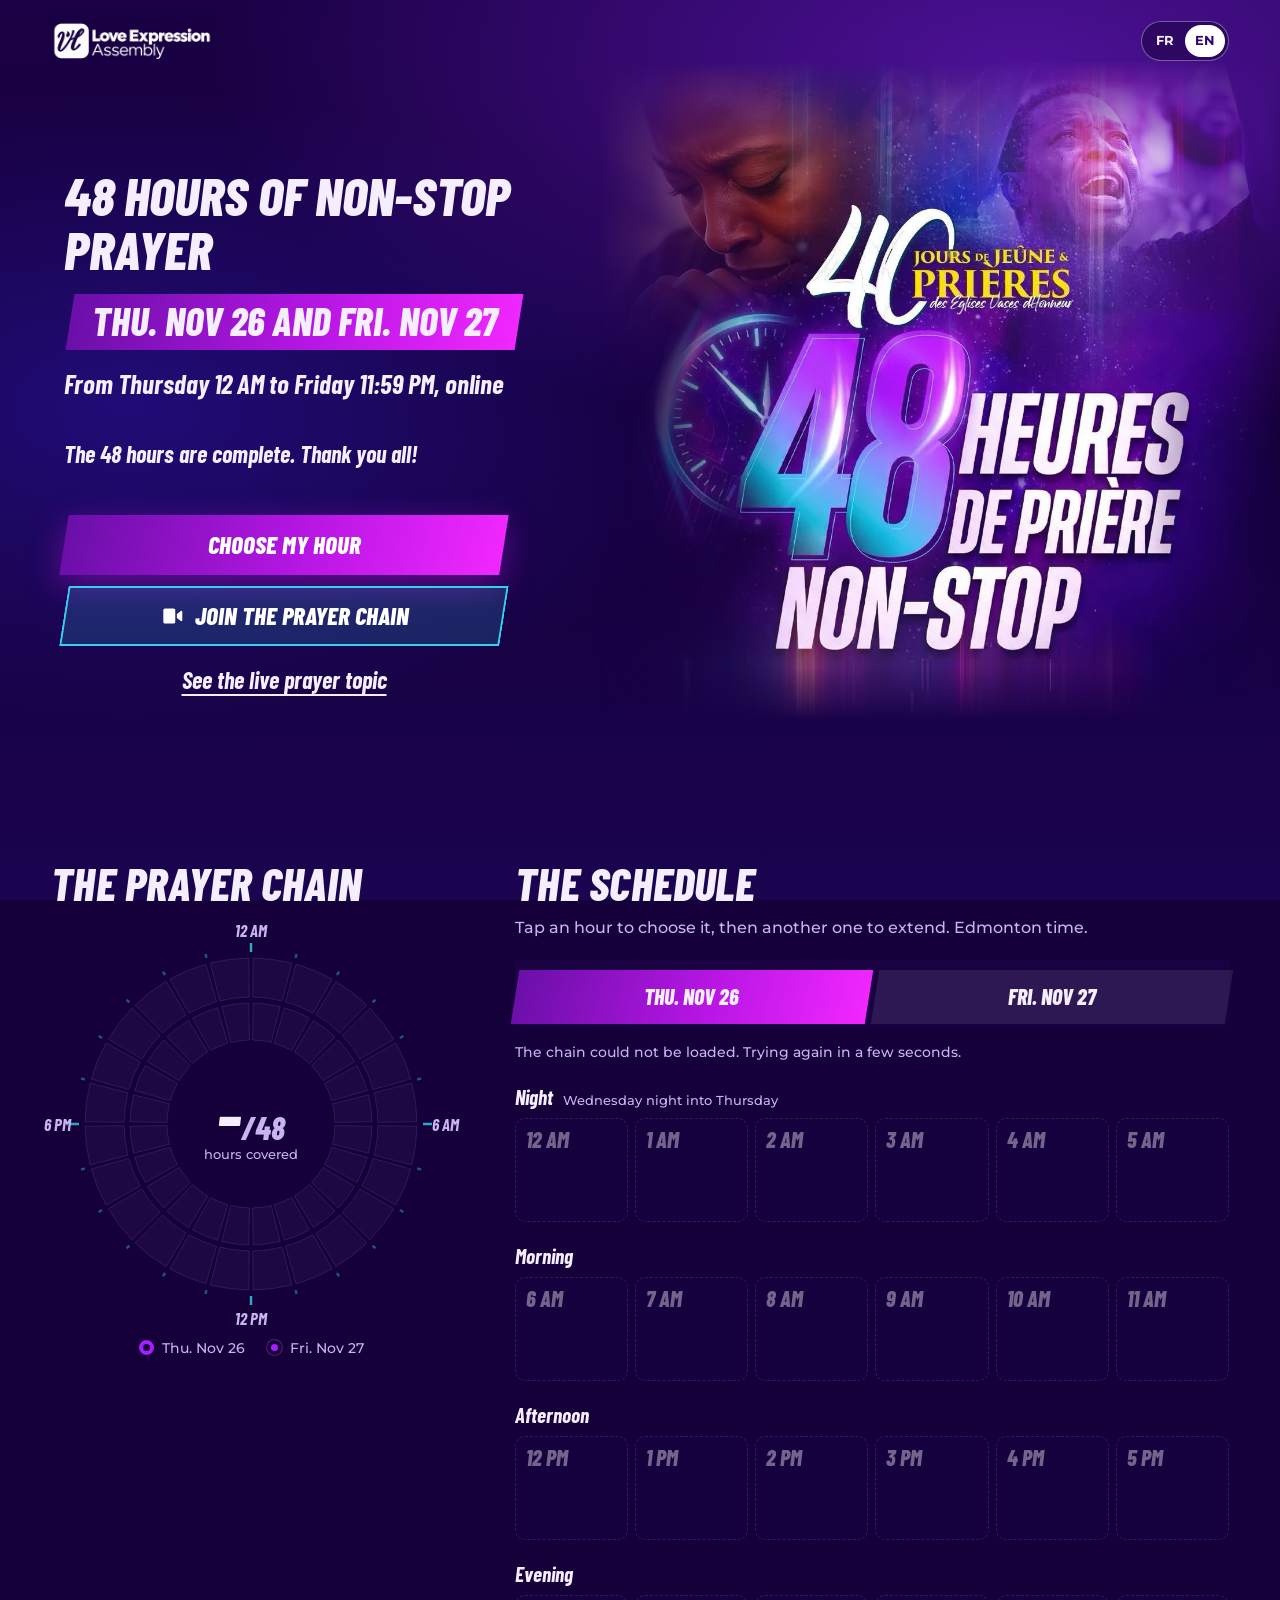
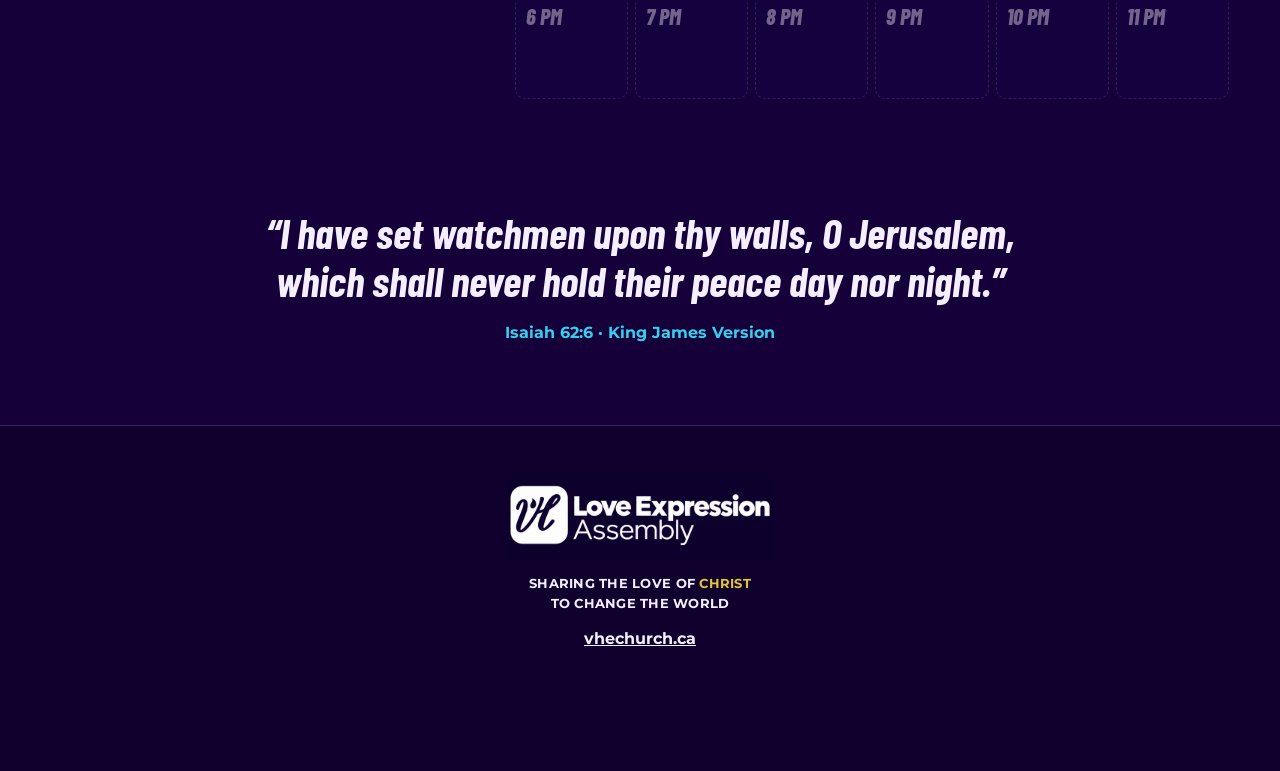
<file: index.html>
<!doctype html>
<html lang="fr">
<head>
<meta charset="utf-8">
<meta name="viewport" content="width=device-width, initial-scale=1, viewport-fit=cover">
<title>48 heures de prière non-stop · Love Expression Assembly</title>
<meta name="description" content="Choisissez votre heure de permanence et rejoignez la chaîne de prière. Du jeudi 26 au vendredi 27 novembre 2026.">
<meta name="robots" content="noindex">
<meta name="theme-color" content="#140036">
<meta property="og:type" content="website">
<meta property="og:title" content="48 heures de prière non-stop">
<meta property="og:description" content="Choisissez votre heure de permanence et rejoignez la chaîne de prière.">
<meta property="og:url" content="https://vhechurch.github.io/48h/">
<meta property="og:image" content="https://vhechurch.github.io/48h/img/apercu.jpg">
<meta property="og:image:width" content="1200">
<meta property="og:image:height" content="630">
<meta name="twitter:card" content="summary_large_image">
<link rel="icon" href="img/icone-32.png" sizes="32x32">
<link rel="apple-touch-icon" href="img/icone-180.png">
<link rel="manifest" href="manifest.webmanifest">
<link rel="preload" as="image" href="img/affiche-48h.webp">
<link rel="preload" as="font" type="font/woff2" href="fonts/barlow-condensed-italic-800.woff2" crossorigin>
<link rel="stylesheet" href="style.css?v=3">
</head>
<body>
<div class="faisceaux" id="faisceaux" aria-hidden="true"></div>

<header class="haut">
  <a class="marque" href="https://vhechurch.ca" target="_blank" rel="noopener" aria-label="Love Expression Assembly">
    <img src="img/logo-lea.webp" alt="Love Expression Assembly" width="150" height="50">
  </a>
  <div class="langues" role="group" aria-label="Langue / Language">
    <button type="button" data-lang="fr">FR</button><button type="button" data-lang="en">EN</button>
  </div>
</header>

<main>
  <section class="ouverture">
    <div class="art"><img src="img/affiche-48h.webp" alt="" width="1181" height="1142"></div>
    <div class="accroche">
      <h1 class="titre-en" data-t="h1"></h1>
      <p class="dates"><span class="bande"><span data-t="dates"></span></span></p>
      <p class="heures" data-t="heures"></p>
      <div class="rebours" id="rebours"></div>
      <div class="actions">
        <button type="button" class="btn principal" id="ouvrir"><span data-t="choisir"></span></button>
        <a class="btn second" id="joindre" href="https://meet.google.com/xst-vqho-giu" target="_blank" rel="noopener">
          <span><svg viewBox="0 0 24 24" aria-hidden="true"><path d="M4 6.5A1.5 1.5 0 0 1 5.5 5h8A1.5 1.5 0 0 1 15 6.500v11a1.500 1.500 0 0 1-1.500 1.500h-8A1.500 1.500 0 0 1 4 17.500zM16.500 10.200 20.200 7.400c.5-.4 1.300 0 1.300.700v7.800c0 .700-.800 1.100-1.300.700l-3.700-2.800z" fill="currentColor"/></svg><b data-t="joindre"></b></span>
        </a>
        <a class="vers-direct" href="direct/" data-t="ecran"></a>
      </div>
    </div>
  </section>

  <section class="moi" id="moi" hidden></section>

  <section class="chaine" id="chaine">
    <div class="cadran-bloc">
      <h2 data-t="chaine"></h2>
      <div class="cadran"><svg id="cadran" viewBox="0 0 400 400" role="img"></svg>
        <div class="centre"><strong id="nb">–</strong><span data-t="couvertes"></span></div>
      </div>
      <p class="legende"><span><i class="ext"></i><em data-t="jeudi"></em></span><span><i class="int"></i><em data-t="vendredi"></em></span></p>
      <div class="garde" id="garde"></div>
      <div class="urgence" id="urgence"></div>
    </div>

    <div class="calendrier">
      <div class="cal-tete">
        <h2 data-t="calendrier"></h2>
        <p class="aide" data-t="aide"></p>
      </div>
      <div class="onglets" role="tablist">
        <button type="button" role="tab" data-jour="0"><b data-t="jeudi"></b><small id="c0"></small></button>
        <button type="button" role="tab" data-jour="1"><b data-t="vendredi"></b><small id="c1"></small></button>
      </div>
      <p class="etat" id="etat" role="status"></p>
      <div id="grille"></div>
    </div>
  </section>

  <section class="verset">
    <blockquote data-t="verset"></blockquote>
    <p data-t="ref"></p>
  </section>
</main>

<footer>
  <img src="img/logo-lea.webp" alt="Love Expression Assembly" width="270" height="90" loading="lazy">
  <p class="slogan" data-t="slogan"></p>
  <p><a href="https://vhechurch.ca" target="_blank" rel="noopener">vhechurch.ca</a></p>
</footer>

<div class="barre" id="barre" hidden>
  <div><strong id="barre-h"></strong><small id="barre-d"></small></div>
  <button type="button" class="raz" id="raz"></button>
  <button type="button" class="btn principal petit" id="continuer"><span data-t="continuer"></span></button>
</div>

<dialog id="fiche">
  <form id="form" novalidate>
    <button type="button" class="fermer" id="fermer" aria-label="Fermer">×</button>
    <h2 data-t="maPermanence"></h2>
    <fieldset><legend data-t="jour"></legend>
      <div class="jours">
        <label><input type="radio" name="jour" value="0"><span data-t="jeudi"></span></label>
        <label><input type="radio" name="jour" value="1"><span data-t="vendredi"></span></label>
      </div>
    </fieldset>
    <div class="deux">
      <label><span data-t="de"></span><select id="de"></select></label>
      <label><span data-t="a"></span><select id="a"></select></label>
    </div>
    <p class="resume" id="resume"></p>
    <label class="nom"><span data-t="nom"></span><input id="nom" name="name" autocomplete="name" maxlength="40" enterkeyhint="done"></label>
    <p class="note" data-t="noteNom"></p>
    <input class="piege" name="site" tabindex="-1" autocomplete="off" aria-hidden="true">
    <p class="alerte" id="alerte" role="alert"></p>
    <button type="submit" class="btn principal large" id="valider"><span data-t="valider"></span></button>
  </form>
  <div id="merci" hidden></div>
</dialog>
<div class="annonce" id="annonce" role="status"></div>

<script src="config.js?v=3"></script>
<script src="textes.js?v=3"></script>
<script src="app.js?v=3"></script>
</body>
</html>
</file>
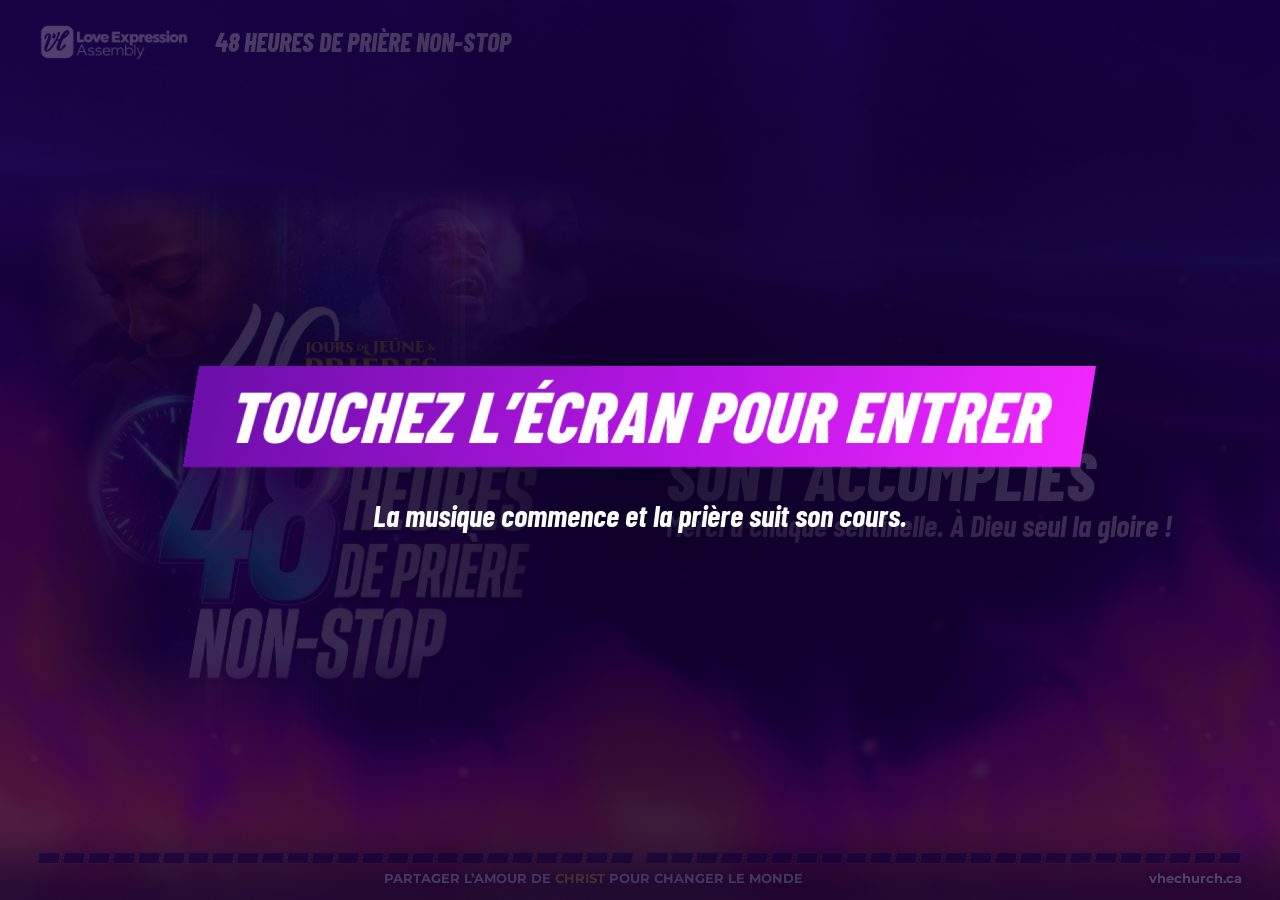
<file: direct/index.html>
<!doctype html>
<html lang="fr">
<head>
<meta charset="utf-8">
<meta name="viewport" content="width=device-width, initial-scale=1, viewport-fit=cover">
<title>En prière · 48 heures non-stop · Love Expression Assembly</title>
<meta name="description" content="Le sujet de prière en cours, en direct. Du jeudi 26 au vendredi 27 novembre 2026.">
<meta name="robots" content="noindex">
<meta name="theme-color" content="#0d0026">
<meta property="og:type" content="website">
<meta property="og:title" content="48 heures de prière non-stop · En direct">
<meta property="og:description" content="Le sujet de prière en cours, à tout moment. Entrez dans la chaîne.">
<meta property="og:url" content="https://vhechurch.github.io/48h/direct/">
<meta property="og:image" content="https://vhechurch.github.io/48h/img/apercu.jpg">
<meta property="og:image:width" content="1200">
<meta property="og:image:height" content="630">
<meta name="twitter:card" content="summary_large_image">
<link rel="icon" href="../img/icone-32.png" sizes="32x32">
<link rel="apple-touch-icon" href="../img/icone-180.png">
<link rel="preload" as="font" type="font/woff2" href="../fonts/barlow-condensed-600.woff2" crossorigin>
<link rel="preload" as="font" type="font/woff2" href="../fonts/barlow-condensed-italic-800.woff2" crossorigin>
<link rel="stylesheet" href="direct.css?v=7">
</head>
<body data-etat="charge">
<canvas id="feu" aria-hidden="true"></canvas>
<div class="voile" aria-hidden="true"></div>
<div class="annonce" id="annonce" role="status"><small id="an-s"></small><strong id="an-t"></strong></div>
<div class="eclair" id="eclair" aria-hidden="true"></div>

<header>
  <a class="marque" href="../"><img src="../img/logo-lea.webp" alt="Love Expression Assembly" width="270" height="90"></a>
  <p class="nom-prog"><b data-t="prog"></b><span id="apercu" hidden data-t="apercu"></span></p>
  <div class="general"><small data-t="restant"></small><div class="chiffres" id="general" role="timer"></div></div>
</header>

<main id="priere">
  <section class="sujet" id="zone" aria-live="polite">
    <div id="sujet">
      <p class="theme"><em id="pour"></em><span id="theme"></span></p>
      <h1 id="titre"></h1>
      <p class="ref"><span class="bande"><span id="ref"></span></span><span class="boost" id="boost"></span></p>
      <blockquote id="verset"></blockquote>
      <div class="declare" id="declare"></div>
    </div>
  </section>
  <aside>
    <div class="cadran">
      <svg id="cadran" viewBox="0 0 400 400" aria-hidden="true"></svg>
      <div class="centre"><small id="numero"></small><b id="chrono" role="timer"></b><em id="prochain"></em></div>
    </div>
    <div class="garde" id="garde"><small data-t="garde"></small><strong id="qui"></strong><span id="apres"></span></div>
    <div class="cat" id="cat"><small id="cat-t"></small><b id="cat-c"></b><em id="cat-n"></em><div class="pas" id="cat-pas"></div><span id="cat-s"></span></div>
  </aside>
  <a class="meet" href="https://meet.google.com/xst-vqho-giu" target="_blank" rel="noopener"><span data-t="joindre"></span></a>
</main>

<main id="attente" hidden>
  <img class="affiche" src="../img/affiche-48h.webp" alt="48 heures de prière non-stop" width="1181" height="1142">
  <div class="bloc">
    <p class="grand" id="att-titre"></p>
    <div class="chiffres geant" id="att-chrono"></div>
    <p class="sous" id="att-sous"></p>
    <div class="liens" id="att-liens"><a class="btn" href="../"><span data-t="choisir"></span></a><a class="btn second" href="https://meet.google.com/xst-vqho-giu" target="_blank" rel="noopener"><span data-t="joindre"></span></a></div>
  </div>
</main>

<footer>
  <div class="bande48" id="bande48" aria-hidden="true"></div>
  <div class="pied"><span id="jour"></span><span class="slogan" data-t="slogan"></span><a href="https://vhechurch.ca" target="_blank" rel="noopener">vhechurch.ca</a></div>
</footer>

<div class="entree-son" id="porte" hidden><p><strong data-t="porte"></strong><small data-t="porteS"></small></p></div>

<script src="../config.js?v=2"></script>
<script src="musiques.js?v=7"></script>
<script src="sons.js?v=7"></script>
<script src="feu.js?v=7"></script>
<script src="direct.js?v=7"></script>
</body>
</html>
</file>
<file: style.css>
@font-face{font-family:"Barlow Condensed";font-style:italic;font-weight:700;src:url(fonts/barlow-condensed-italic-700.woff2) format("woff2");font-display:swap}
@font-face{font-family:"Barlow Condensed";font-style:italic;font-weight:800;src:url(fonts/barlow-condensed-italic-800.woff2) format("woff2");font-display:swap}
@font-face{font-family:Montserrat;font-weight:500;src:url(fonts/montserrat-latin-500-normal.woff2) format("woff2");font-display:swap}
@font-face{font-family:Montserrat;font-weight:700;src:url(fonts/montserrat-latin-700-normal.woff2) format("woff2");font-display:swap}
@font-face{font-family:Montserrat;font-weight:800;src:url(fonts/montserrat-latin-800-normal.woff2) format("woff2");font-display:swap}

:root{
  --nuit:#150039; --indigo:#22056a; --voile:rgba(255,255,255,.055); --trait:rgba(190,150,255,.24);
  --violet:#a81dff; --prune:#6a0fa8; --rose:#f127ff; --cyan:#35d0ee; --jaune:#ffe21a;
  --texte:#f5eeff; --doux:#c9b5ee;
  --titre:"Barlow Condensed","Arial Narrow",sans-serif;
  --bande:linear-gradient(95deg,#6a0fa8,#b716e4 55%,#f127ff);
  --plein:linear-gradient(160deg,#b02bff,#5c35e8 52%,#14a5c9);
}
*{box-sizing:border-box}
[hidden]{display:none!important}
html{scroll-behavior:smooth;-webkit-text-size-adjust:100%}
body{margin:0;background:var(--nuit);color:var(--texte);font:500 16px/1.5 Montserrat,system-ui,sans-serif;overflow-x:hidden;padding-bottom:env(safe-area-inset-bottom)}
button,input,select{font:inherit;color:inherit}
button{cursor:pointer}
a{color:inherit}
:focus-visible{outline:3px solid var(--jaune);outline-offset:3px}
h1,h2,h3,p{margin:0}
h2{font:italic 800 clamp(32px,4.4vw,46px)/1 var(--titre);text-transform:uppercase;letter-spacing:.005em;text-wrap:balance}

/* les faisceaux verticaux de l'affiche */
.faisceaux{position:fixed;inset:0;z-index:-1;overflow:hidden;background:
  radial-gradient(90% 60% at 80% 8%,rgba(120,30,220,.55),transparent 70%),
  radial-gradient(70% 50% at 10% 45%,rgba(40,20,160,.6),transparent 70%),
  linear-gradient(180deg,#1a0145,#150039 45%,#1b0450)}
.faisceaux i{position:absolute;bottom:-10%;width:var(--l);height:var(--h);left:var(--x);opacity:.0;filter:blur(var(--f));
  background:linear-gradient(0deg,transparent,var(--c) 35%,transparent);animation:lueur var(--d) ease-in-out var(--r) infinite alternate}
@keyframes lueur{from{opacity:.08;transform:translateY(6%)}to{opacity:.5;transform:translateY(-4%)}}

.haut{position:absolute;inset:0 0 auto;z-index:5;display:flex;align-items:center;justify-content:space-between;padding:14px clamp(16px,4vw,56px);padding-top:calc(14px + env(safe-area-inset-top))}
.marque img{display:block;width:auto;height:40px}
.langues{display:flex;border:1px solid rgba(255,255,255,.35);border-radius:99px;padding:3px;background:rgba(20,0,54,.45)}
.langues button{border:0;background:none;min-width:40px;height:32px;border-radius:99px;font-weight:700;font-size:13px}
.langues button[aria-pressed=true]{background:#fff;color:#2a0670}

/* ouverture */
.ouverture{position:relative;padding-bottom:36px}
.art img{display:block;width:100%;height:auto;
  -webkit-mask-image:linear-gradient(180deg,#000 94%,transparent);mask-image:linear-gradient(180deg,#000 94%,transparent)}
.accroche{position:relative;padding:6px 16px 0;display:flex;flex-direction:column;align-items:center;text-align:center;gap:12px}
.titre-en{font:italic 800 30px/1 var(--titre);text-transform:uppercase}
html[lang=fr] .titre-en{position:absolute;width:1px;height:1px;overflow:hidden;clip-path:inset(50%)}
.bande{display:inline-block;background:var(--bande);transform:skewX(-9deg);padding:.16em .55em .2em;font:italic 800 clamp(27px,7.6vw,46px)/1.05 var(--titre);text-transform:uppercase;white-space:nowrap}
.bande>span{display:block;transform:skewX(9deg)}
.heures{font:italic 700 clamp(19px,5.2vw,27px)/1.15 var(--titre);text-wrap:balance}
.rebours{display:flex;gap:8px;min-height:74px;align-items:stretch;justify-content:center}
.rebours div{min-width:70px;padding:8px 6px 6px;background:var(--voile);border:1px solid var(--trait);border-radius:10px}
.rebours b{display:block;font:italic 800 34px/1 var(--titre);font-variant-numeric:tabular-nums}
.rebours small{font-size:11px;color:var(--doux)}
.rebours p{align-self:center;font:italic 700 24px/1.15 var(--titre)}
.rebours .direct::before{content:"";display:inline-block;width:12px;height:12px;border-radius:50%;background:#ff4d6d;margin-right:10px;animation:bat 1.4s ease-in-out infinite}
@keyframes bat{50%{opacity:.25}}

.actions{display:flex;flex-direction:column;gap:12px;width:100%;max-width:440px;margin-top:6px}
.btn{display:block;border:0;text-decoration:none;transform:skewX(-9deg);padding:16px 14px;text-align:center;font:italic 800 clamp(20px,6vw,25px)/1.1 var(--titre);text-transform:uppercase;transition:filter .2s,transform .2s}
.btn>span{display:flex;gap:10px;align-items:center;justify-content:center;transform:skewX(9deg)}
.btn b{font-weight:inherit}
.btn svg{width:26px;height:26px;flex:none}
.btn:hover{filter:brightness(1.14)}
.btn:active{transform:skewX(-9deg) scale(.98)}
.btn:disabled{opacity:.55;cursor:wait}
.principal{background:var(--bande);color:#fff;box-shadow:0 10px 34px rgba(230,30,255,.35)}
.second{background:rgba(53,208,238,.16);color:#fff;box-shadow:inset 0 0 0 2px var(--cyan)}
.second.direct{background:#159fc2;box-shadow:0 0 0 0 rgba(53,208,238,.7);animation:onde 2s infinite}
@keyframes onde{to{box-shadow:0 0 0 18px rgba(53,208,238,0)}}
.petit{padding:12px 20px;font-size:20px}
.large{width:100%}

/* ma permanence enregistrée */
.moi{max-width:1240px;margin:0 auto 34px;padding:0 16px;display:grid;gap:10px}
.moi article{display:flex;flex-wrap:wrap;gap:10px 18px;align-items:center;justify-content:space-between;background:linear-gradient(95deg,rgba(53,208,238,.2),rgba(168,29,255,.2));border:1px solid rgba(53,208,238,.5);border-radius:12px;padding:14px 18px}
.moi strong{font:italic 800 24px/1.1 var(--titre);display:block}
.moi small{color:var(--doux);font-size:13.5px}
.lien{border:0;background:none;text-decoration:underline;text-underline-offset:4px;padding:12px 4px;font-weight:700;font-size:14.5px}

/* la chaîne */
.chaine{max-width:1240px;margin:0 auto;padding:20px 16px 60px;display:grid;gap:56px}
.cadran-bloc{text-align:center}
.cadran{position:relative;max-width:420px;margin:18px auto 0}
.cadran svg{display:block;width:100%;height:auto;overflow:visible}
.cadran .seg{cursor:pointer;fill:rgba(190,150,255,.13);stroke:rgba(190,150,255,.32);stroke-width:1;transition:fill .4s}
.cadran .seg:hover{fill:rgba(255,226,26,.4)}
.cadran .seg.plein{fill:url(#degrade);stroke:none}
.cadran .seg.sel{fill:var(--jaune);stroke:none}
.cadran .seg.passe{opacity:.45;cursor:default}
.cadran .seg.ici{stroke:#fff;stroke-width:3}
.cadran text{fill:var(--doux);font:italic 700 17px var(--titre);text-anchor:middle;dominant-baseline:central}
.cadran .grad{stroke:var(--cyan);stroke-width:2.5;opacity:.8}
.cadran .aiguille{stroke:#fff;stroke-width:3;stroke-linecap:round;filter:drop-shadow(0 0 6px var(--cyan))}
.centre{text-align:center;position:absolute;inset:0;display:flex;flex-direction:column;align-items:center;justify-content:center;pointer-events:none}
.centre strong{font:italic 800 clamp(48px,14vw,64px)/.95 var(--titre)}
.centre strong small{font-size:.5em;color:var(--doux)}
.centre span{font-size:13px;color:var(--doux);max-width:110px;line-height:1.25}
.legende{display:flex;justify-content:center;gap:22px;margin-top:14px;font-size:14px;color:var(--doux)}
.legende em{font-style:normal}
.legende i{display:inline-block;width:15px;height:15px;border-radius:50%;margin-right:8px;vertical-align:-2px}
.legende .ext{border:4px solid var(--violet)}
.legende .int{background:var(--violet);box-shadow:inset 0 0 0 4px var(--nuit),0 0 0 1px var(--trait)}
.garde{margin:20px auto 0;max-width:440px;display:grid;gap:8px;text-align:left}
.garde div{background:var(--voile);border-left:4px solid var(--cyan);padding:11px 16px;border-radius:0 10px 10px 0}
.garde div.vide{border-color:#ff4d6d}
.garde small{display:block;color:var(--doux);font-size:13px}
.garde strong{font-size:17px;font-weight:700;overflow-wrap:anywhere}
.urgence{margin:22px auto 0;max-width:440px}
.urgence p{font-weight:700;margin-bottom:10px;text-align:left}
.urgence div{display:grid;grid-template-columns:1fr 1fr;gap:8px}
.urgence button{border:1px dashed var(--jaune);background:rgba(255,226,26,.08);color:var(--jaune);padding:8px 6px;border-radius:8px;font-weight:700;font-size:14px;min-height:46px}
.urgence button:hover{background:rgba(255,226,26,.2)}

.aide{color:var(--doux);margin-top:10px;max-width:60ch}
.onglets{position:sticky;top:0;z-index:4;display:grid;grid-template-columns:1fr 1fr;gap:6px;margin:20px -16px 0;padding:10px 16px;background:linear-gradient(180deg,#190142 80%,transparent)}
.onglets button{border:0;background:rgba(255,255,255,.09);transform:skewX(-9deg);padding:9px 8px;min-height:54px}
.onglets button>*{display:block;transform:skewX(9deg)}
.onglets b{font:italic 800 22px/1.05 var(--titre);text-transform:uppercase}
.onglets small{font-size:12px;color:var(--doux)}
.onglets [aria-selected=true]{background:var(--bande)}
.onglets [aria-selected=true] small{color:#fff}
.etat{min-height:0;color:var(--doux);font-size:14px}
.etat:not(:empty){margin:8px 0}
.moment{margin-top:22px}
.moment h3{font:italic 700 21px/1.1 var(--titre);display:flex;gap:10px;align-items:baseline;flex-wrap:wrap}
.moment h3 small{font:500 13px Montserrat,sans-serif;color:var(--doux)}
.cases{display:grid;grid-template-columns:repeat(3,minmax(0,1fr));gap:7px;margin-top:10px}
.case{position:relative;text-align:left;border:1px dashed rgba(190,150,255,.4);background:rgba(30,6,82,.72);border-radius:10px;padding:9px 10px;min-height:92px;display:flex;flex-direction:column;gap:3px;transition:background .25s,border-color .25s,transform .15s;min-width:0}
.case:hover:not(:disabled){border-color:var(--jaune);transform:translateY(-2px)}
.case b{font:italic 800 20px/1 var(--titre);white-space:nowrap}
.case .libre{font-size:13px;color:var(--doux);margin-top:auto}
.case .n{font-size:13px;line-height:1.25;font-weight:700;overflow:hidden;display:-webkit-box;-webkit-line-clamp:2;-webkit-box-orient:vertical;overflow-wrap:anywhere}
.case.plein{background:var(--plein);border:1px solid transparent}
.case.g2 .n,.case.g3 .n{display:block;white-space:nowrap;text-overflow:ellipsis}
.case.moi-ici::after{content:"★";position:absolute;right:8px;top:6px;color:var(--jaune)}
.case.sel{outline:3px solid var(--jaune);outline-offset:-1px;border-color:transparent}
.case.sel:not(.plein){background:rgba(255,226,26,.18)}
.case.sel:not(.plein) .libre{color:var(--jaune)}
.case.ici{box-shadow:0 0 0 3px #fff}
.case:disabled{opacity:.42;cursor:default}
.squelette .case{animation:bat2 1.3s ease-in-out infinite}
@keyframes bat2{50%{opacity:.45}}

.verset{max-width:820px;margin:0 auto;padding:30px 24px 80px;text-align:center}
.verset blockquote{margin:0;font:italic 700 clamp(27px,5vw,42px)/1.14 var(--titre);text-wrap:balance}
.verset p{margin-top:16px;color:var(--cyan);font-weight:700}
footer{border-top:1px solid var(--trait);padding:44px 20px 120px;text-align:center;display:grid;gap:14px;justify-items:center;background:rgba(10,0,34,.45)}
footer img{width:min(270px,70vw);height:auto}
.slogan{font-weight:700;font-size:13px;letter-spacing:.02em;max-width:34ch;text-wrap:balance}
.slogan em{font-style:normal;color:#e3c33a}
footer a{font-weight:700}

/* barre de sélection */
.barre{position:fixed;z-index:20;left:0;right:0;bottom:0;display:flex;align-items:center;justify-content:center;gap:14px;padding:12px 16px calc(12px + env(safe-area-inset-bottom));background:#180242;border-top:2px solid var(--jaune);animation:monte .25s ease-out}
@keyframes monte{from{transform:translateY(100%)}}
.barre div{min-width:0;margin-right:auto}
.barre strong{display:block;font:italic 800 20px/1.1 var(--titre)}
.barre small{font-size:12.5px;color:var(--doux)}
.raz{border:0;background:none;font-weight:700;font-size:13.5px;text-decoration:underline;text-underline-offset:4px;min-height:44px;padding:0 4px}

/* fiche */
dialog{border:0;padding:0;color:var(--texte);background:linear-gradient(170deg,#2b0a7c,#1a0249 60%);width:min(480px,100%);max-width:100%;max-height:94dvh;overflow:auto;border-radius:20px;box-shadow:0 30px 90px rgba(0,0,0,.6)}
dialog::backdrop{background:rgba(9,0,30,.78)}
dialog[open]{animation:apparait .28s cubic-bezier(.2,.9,.3,1)}
@keyframes apparait{from{transform:translateY(40px);opacity:0}}
#form,#merci{padding:26px 22px calc(24px + env(safe-area-inset-bottom));display:grid;gap:16px;position:relative}
#form h2,#merci h2{font-size:36px;padding-right:44px}
.fermer{position:absolute;right:12px;top:14px;width:44px;height:44px;border:0;border-radius:50%;background:rgba(255,255,255,.1);font-size:26px;line-height:1}
fieldset{border:0;padding:0;margin:0}
legend,.deux label>span,.nom>span{display:block;font-weight:700;font-size:14px;margin-bottom:6px;padding:0}
.jours{display:grid;grid-template-columns:1fr 1fr;gap:8px}
.jours input{position:absolute;opacity:0}
.jours span{display:block;text-align:center;padding:12px 6px;border-radius:10px;background:rgba(255,255,255,.09);font:italic 800 21px/1.1 var(--titre);cursor:pointer}
.jours input:checked+span{background:var(--bande)}
.jours input:focus-visible+span{outline:3px solid var(--jaune)}
.deux{display:grid;grid-template-columns:1fr 1fr;gap:8px}
select,.nom input{width:100%;height:54px;border:2px solid var(--trait);border-radius:10px;background:#14003a;padding:0 14px;font-size:17px;font-weight:700}
select:focus,.nom input:focus{border-color:var(--cyan);outline:none}
.resume{background:rgba(53,208,238,.12);border-radius:10px;padding:12px 14px;font-size:14.5px}
.resume b{display:block;font-size:16px}
.resume em{display:block;font-style:normal;color:var(--jaune);margin-top:4px}
.note{font-size:13px;color:var(--doux);margin-top:-8px}
.piege{position:absolute;left:-9999px}
.alerte{color:#ffb3c4;font-weight:700;font-size:14.5px}
.alerte:empty{display:none}
#merci{text-align:center;justify-items:center}
#merci h2{padding:0}
#merci .quand{font:italic 800 28px/1.15 var(--titre);color:var(--jaune);text-wrap:balance}
#merci .boutons{display:grid;gap:10px;width:100%}
#merci .simple{display:block;padding:14px;border-radius:10px;border:0;background:rgba(255,255,255,.11);font-weight:700;text-decoration:none;font-size:15.5px;width:100%}
#merci .simple:hover{background:rgba(255,255,255,.18)}
#merci .wa{background:#128c4a}
.eclat{width:96px;height:96px}
.eclat circle{fill:none;stroke:var(--cyan);stroke-width:5;stroke-dasharray:264;stroke-dashoffset:264;animation:trace .8s ease-out .1s forwards}
.eclat path{fill:none;stroke:#fff;stroke-width:8;stroke-linecap:round;stroke-linejoin:round;stroke-dasharray:80;stroke-dashoffset:80;animation:trace .45s ease-out .7s forwards}
@keyframes trace{to{stroke-dashoffset:0}}
.annonce{position:fixed;z-index:40;left:50%;bottom:96px;transform:translate(-50%,20px);background:#fff;color:#2a0670;font-weight:700;font-size:14.5px;padding:12px 18px;border-radius:10px;opacity:0;pointer-events:none;transition:.25s;max-width:calc(100% - 32px);text-align:center}
.annonce.vu{opacity:1;transform:translate(-50%,0)}

@media (max-width:560px){
  dialog{margin:auto 0 0;width:100%;border-radius:22px 22px 0 0}
}
@media (max-width:899px){
  .haut{position:relative;background:#170040}
  .ouverture{margin-top:-1px}
}
@media (min-width:600px){.cases{grid-template-columns:repeat(6,minmax(0,1fr))}}
@media (min-width:600px) and (max-width:1099px){.case{padding:9px 8px}}
@media (min-width:900px){
  .ouverture{min-height:min(820px,100vh);display:grid;grid-template-columns:minmax(0,1fr) minmax(0,1.28fr);align-items:center;padding:0 0 40px clamp(24px,5vw,80px);max-width:1680px;margin:0 auto}
  .art{order:2;align-self:stretch;display:flex;align-items:center;justify-content:flex-end}
  .art img{width:100%;max-height:100%;
    -webkit-mask-image:linear-gradient(90deg,transparent,rgba(0,0,0,.16) 8%,rgba(0,0,0,.6) 17%,#000 27%,#000 80%,rgba(0,0,0,.5) 92%,transparent),linear-gradient(180deg,transparent,rgba(0,0,0,.5) 7%,#000 15%,#000 92%,transparent);-webkit-mask-composite:source-in;
    mask-image:linear-gradient(90deg,transparent,rgba(0,0,0,.16) 8%,rgba(0,0,0,.6) 17%,#000 27%,#000 80%,rgba(0,0,0,.5) 92%,transparent),linear-gradient(180deg,transparent,rgba(0,0,0,.5) 7%,#000 15%,#000 92%,transparent);mask-composite:intersect}
  .accroche{align-items:flex-start;text-align:left;padding:90px 0 0;gap:18px;z-index:2}
  .rebours{justify-content:flex-start}
  .rebours div{min-width:88px;text-align:center}
  .rebours b{font-size:44px}
  .bande{margin-left:.15em;font-size:clamp(30px,3.1vw,50px)}
  .titre-en{font-size:54px}
  .marque img{height:54px}
  .moi{padding:0 clamp(24px,5vw,56px)}
}
@media (min-width:1100px){
  .chaine{grid-template-columns:400px minmax(0,1fr);gap:64px;padding:40px clamp(24px,4vw,56px) 80px;max-width:1440px}
  .cadran-bloc{position:sticky;top:24px;align-self:start;text-align:left}
  .onglets{margin:20px 0 0;padding:10px 0}
  .legende{justify-content:center}
  .case b{font-size:22px}
  .case{min-height:104px}
}
@media (prefers-reduced-motion:reduce){*{animation:none!important;transition:none!important;scroll-behavior:auto!important}.faisceaux i{opacity:.25}.eclat circle,.eclat path{stroke-dashoffset:0}}

.vers-direct{text-align:center;font:italic 700 clamp(20px,5.4vw,24px)/1.2 var(--titre);text-underline-offset:5px;padding:8px;min-height:44px}
</file>
<file: direct/direct.css>
@font-face{font-family:"Barlow Condensed";font-style:normal;font-weight:600;src:url(../fonts/barlow-condensed-600.woff2) format("woff2");font-display:swap}
@font-face{font-family:"Barlow Condensed";font-style:normal;font-weight:700;src:url(../fonts/barlow-condensed-700.woff2) format("woff2");font-display:swap}
@font-face{font-family:"Barlow Condensed";font-style:italic;font-weight:700;src:url(../fonts/barlow-condensed-italic-700.woff2) format("woff2");font-display:swap}
@font-face{font-family:"Barlow Condensed";font-style:italic;font-weight:800;src:url(../fonts/barlow-condensed-italic-800.woff2) format("woff2");font-display:swap}
@font-face{font-family:Montserrat;font-weight:500;src:url(../fonts/montserrat-latin-500-normal.woff2) format("woff2");font-display:swap}
@font-face{font-family:Montserrat;font-weight:700;src:url(../fonts/montserrat-latin-700-normal.woff2) format("woff2");font-display:swap}
:root{--nuit:#0d0026;--rose:#f127ff;--cyan:#35d0ee;--jaune:#ffe21a;--texte:#fff;--doux:#d6c6f2;--titre:"Barlow Condensed","Arial Narrow",sans-serif;
  --bande:linear-gradient(95deg,#6a0fa8,#b716e4 55%,#f127ff);--plein:linear-gradient(160deg,#b02bff,#5c35e8 52%,#14a5c9);--m:clamp(18px,3vw,60px)}
*{box-sizing:border-box}[hidden]{display:none!important}
html{-webkit-text-size-adjust:100%;background:var(--nuit)}
body{margin:0;height:100vh;height:100dvh;display:flex;flex-direction:column;color:var(--texte);font:500 16px/1.5 Montserrat,system-ui,sans-serif;overflow-x:hidden}
p,blockquote{margin:0}button,input{font:inherit;color:inherit}button{cursor:pointer}a{color:inherit}
:focus-visible{outline:3px solid var(--jaune);outline-offset:3px}
#feu{position:fixed;inset:0;width:100%;height:100%;z-index:-3;background:linear-gradient(180deg,#1d0350,#0d0026 55%,#4a0a6b 88%,#a3145f)}
.sans-gl #feu{visibility:hidden}.sans-gl body{background:linear-gradient(180deg,#1d0350,#0d0026 55%,#4a0a6b 88%,#a3145f) fixed}
.voile{position:fixed;inset:0;z-index:-2;background:linear-gradient(90deg,rgba(10,0,32,.30) 52%,transparent 78%),radial-gradient(75% 70% at 34% 46%,rgba(10,0,32,.5),rgba(10,0,32,.2) 62%,transparent)}
[data-etat=attente] .voile,[data-etat=fin] .voile{background:radial-gradient(60% 60% at 60% 45%,rgba(10,0,32,.4),transparent)}
.eclair{position:fixed;inset:0;z-index:5;pointer-events:none;opacity:0;background:linear-gradient(100deg,transparent 30%,rgba(255,200,255,.5) 48%,rgba(255,255,255,.75) 50%,rgba(140,220,255,.4) 53%,transparent 70%);background-size:260% 100%;mix-blend-mode:screen}
.eclair.go{animation:eclair 1.5s cubic-bezier(.22,.7,.2,1)}
@keyframes eclair{0%{opacity:.0;background-position:130% 0}15%{opacity:.85}100%{opacity:0;background-position:-30% 0}}

header{display:flex;align-items:center;gap:clamp(12px,2vw,34px);padding:clamp(10px,1.9vh,26px) var(--m) 0}
.marque img{display:block;height:clamp(34px,5.6vh,74px);width:auto}
.nom-prog{flex:1;font:italic 800 clamp(17px,2.9vh,38px)/1 var(--titre);text-transform:uppercase;display:flex;gap:16px;align-items:center;flex-wrap:wrap}
.nom-prog b{font-weight:800}
#apercu{background:var(--jaune);color:#2a0670;padding:.1em .5em .14em;font-size:.68em;transform:skewX(-9deg)}
.general{text-align:right}
.general small{display:block;font-weight:700;font-size:clamp(11px,1.45vh,17px);color:var(--doux);line-height:1.2}
.chiffres{font:italic 800 clamp(30px,6.2vh,84px)/.95 var(--titre);white-space:nowrap}
.chiffres i{font-style:inherit;display:inline-block;width:.49em;text-align:center}.chiffres u{text-decoration:none;opacity:.6;margin:0 .04em}

#priere{flex:1;min-height:0;display:grid;grid-template-rows:minmax(0,1fr);grid-template-columns:minmax(0,1fr) clamp(250px,25vw,520px);gap:clamp(22px,3.4vw,76px);padding:clamp(10px,2vh,30px) var(--m) clamp(6px,1.4vh,20px)}
.sujet{min-height:0;min-width:0;display:flex;align-items:center}
#sujet{width:100%;font-size:var(--fs,30px)}
#sujet.sort{opacity:0;transform:translateY(-18px);transition:.45s cubic-bezier(.5,0,.9,.4)}
.theme{font:italic 700 max(14px,.62em)/1.1 var(--titre);text-transform:uppercase;color:var(--cyan);letter-spacing:.02em;margin:0 0 .5em;text-wrap:balance}
.theme em{display:inline-block;background:var(--jaune);color:#2a0670;padding:.06em .5em .12em;transform:skewX(-9deg);margin-right:.7em}.theme em:empty{display:none}
#titre{font:italic 800 1.5em/1 var(--titre);text-transform:uppercase;margin:0 0 .42em;text-wrap:balance;text-shadow:0 2px 22px rgba(8,0,28,.8)}#titre:empty{display:none}
.ref{margin-bottom:.4em;display:flex;flex-wrap:wrap;align-items:center;gap:.25em .75em}
.boost{font:700 .4em/1.25 Montserrat,system-ui,sans-serif;color:var(--doux);letter-spacing:.02em;padding:.32em .75em .36em;border:1px solid rgba(53,208,238,.55);border-radius:.9em;background:rgba(14,0,44,.5)}.boost b{color:var(--cyan);font-weight:700;text-transform:uppercase;letter-spacing:.08em;margin-right:.45em}.boost:empty{display:none}
.bande{display:inline-block;background:var(--bande);transform:skewX(-9deg);padding:.1em .55em .16em;margin-left:.1em;font:italic 800 .86em/1.05 var(--titre);text-transform:uppercase;box-shadow:0 0 44px rgba(241,39,255,.45)}
.bande>span{display:block;transform:skewX(9deg)}
#verset{font:italic 700 .84em/1.18 var(--titre);color:#f4d9ff;margin-bottom:.7em;text-wrap:pretty;text-shadow:0 2px 18px rgba(8,0,28,.75)}
.declare p{padding-left:.62em;border-left:.13em solid var(--rose);margin-top:.42em}.declare p:first-child{margin-top:0}.declare p:nth-child(even){border-color:var(--cyan)}
.declare{font:600 1em/1.16 var(--titre);text-shadow:0 2px 18px rgba(8,0,28,.75);text-wrap:pretty}
.declare strong{font-weight:700;color:var(--jaune)}
.mot{display:inline-block;opacity:0;transform:translateY(.4em);animation:mot .7s cubic-bezier(.2,.8,.2,1) forwards;animation-delay:calc(var(--i)*18ms + .25s)}
@keyframes mot{to{opacity:1;transform:none}}
.entree{animation:entree .8s cubic-bezier(.2,.8,.2,1) both}
@keyframes entree{from{opacity:0;transform:translateX(-30px)}}
.ref.entree .bande{animation:bande .7s cubic-bezier(.2,.8,.2,1) both;transform-origin:0 50%}
@keyframes bande{from{transform:skewX(-9deg) scaleX(0)}to{transform:skewX(-9deg)}}

aside{display:flex;flex-direction:column;justify-content:center;gap:clamp(8px,2.2vh,30px);min-height:0}
.cadran{position:relative;width:min(100%,40vh);aspect-ratio:1;margin:0 auto}
.cadran svg{width:100%;height:100%;overflow:visible;display:block}
.cadran .centre{position:absolute;inset:0;display:flex;flex-direction:column;align-items:center;justify-content:center;text-align:center;container-type:inline-size}
.centre small{font:italic 700 8.4cqw/1 var(--titre);color:var(--cyan)}
.centre b{font:italic 800 31cqw/.95 var(--titre);font-variant-numeric:tabular-nums;text-shadow:0 0 40px rgba(241,39,255,.6)}
.centre em{font:italic 700 6.6cqw/1.1 var(--titre);color:var(--doux);min-height:1.1em;max-width:62%}
.bientot .centre b,.bientot .centre em{color:var(--jaune)}
.garde{text-align:center;padding:clamp(8px,1.6vh,20px) 14px clamp(9px,1.8vh,22px);background:rgba(14,0,44,.62);border:1px solid rgba(214,160,255,.32);border-radius:14px}
.garde small{display:block;font-weight:700;font-size:clamp(12px,1.55vh,18px);color:var(--doux)}
.garde strong{display:block;font:italic 800 clamp(26px,4.4vh,60px)/1.02 var(--titre);text-wrap:balance;margin:.1em 0 .16em;overflow-wrap:anywhere}
.garde.trois strong{font-size:clamp(22px,3.1vh,42px)}
.garde span{display:block;font-size:clamp(12px,1.6vh,19px);line-height:1.3;color:var(--doux);text-wrap:balance}
.garde.releve span{color:var(--jaune);font-weight:700}
.meet,.btn{display:block;text-align:center;text-decoration:none;transform:skewX(-9deg);background:var(--plein);font:italic 800 clamp(17px,2.2vh,25px)/1.1 var(--titre);text-transform:uppercase;padding:.6em .8em .68em}
.meet>span,.btn>span{display:block;transform:skewX(9deg)}
.btn.second{background:none;box-shadow:inset 0 0 0 2px #fff}
.meet{display:none}

footer{padding:0 var(--m) clamp(8px,1.4vh,18px)}
.bande48{display:flex;gap:3px;height:clamp(8px,1.3vh,16px);transform:skewX(-9deg)}
.bande48 i{flex:1;background:rgba(20,0,60,.62);box-shadow:inset 0 0 0 1px rgba(255,255,255,.28);position:relative;overflow:hidden}
.bande48 i:nth-child(24){margin-right:10px}
.bande48 i b{position:absolute;inset:0;background:var(--bande);transform-origin:0 0;transform:scaleX(var(--p,0))}
.bande48 i.ici{box-shadow:0 0 18px var(--rose)}.bande48 i.ici b{background:linear-gradient(95deg,#f127ff,var(--jaune))}
.pied{display:flex;justify-content:space-between;gap:18px;font-weight:700;font-size:clamp(11px,1.45vh,17px);margin-top:.55em;line-height:1.3;text-shadow:0 1px 8px rgba(8,0,28,.8)}
.pied a{text-decoration:none}.slogan em{font-style:normal;color:var(--jaune)}

body.calme{cursor:none}

#attente{flex:1;min-height:0;display:grid;grid-template-columns:minmax(0,1fr) minmax(0,1fr);align-items:center;gap:4vw;padding:2vh var(--m)}
.affiche{width:100%;height:auto;max-height:74vh;object-fit:contain;-webkit-mask:linear-gradient(90deg,transparent,#000 22%,#000 80%,transparent),linear-gradient(transparent,#000 8%,#000 84%,transparent);-webkit-mask-composite:source-in;mask:linear-gradient(90deg,transparent,#000 22%,#000 80%,transparent) intersect,linear-gradient(transparent,#000 8%,#000 84%,transparent)}
.grand{font:italic 800 clamp(34px,7.4vh,96px)/.98 var(--titre);text-transform:uppercase;text-wrap:balance}
.geant{font-size:clamp(64px,17vh,220px);color:var(--jaune);margin:.06em 0}
.sous{font:italic 700 clamp(20px,3.4vh,44px)/1.15 var(--titre);text-wrap:balance}
.liens{display:flex;gap:20px;margin-top:3.4vh;flex-wrap:wrap}.liens .btn{padding:.75em 1.1em .82em}

@media (max-width:860px),(orientation:portrait) and (max-width:1100px){
  body{height:auto;min-height:100vh;min-height:100dvh;padding-bottom:env(safe-area-inset-bottom)}
  header{display:grid;grid-template-columns:auto 1fr;gap:8px 12px;padding-top:calc(12px + env(safe-area-inset-top))}
  .nom-prog{order:3;grid-column:1/-1;font-size:20px;justify-content:space-between}
  .marque img{height:36px}.chiffres{font-size:33px}
  #priere{grid-template-columns:minmax(0,10fr) minmax(0,12fr);grid-template-rows:auto;grid-auto-rows:auto;align-content:start;align-items:center;gap:18px 12px;padding-top:12px}
  aside{display:contents}.cadran{order:1}.garde{order:2}.sujet{order:3;grid-column:1/-1}.cat{order:4}.meet{order:5;grid-column:1/-1}
  .cadran{width:100%}.meet{display:block;font-size:20px}
  .garde strong{font-size:25px}.garde.trois strong{font-size:21px}.garde small,.garde span{font-size:12.5px}
  .garde{padding:12px 10px}
  
  #sujet{font-size:25px}
  .theme{font-size:17px}.bande{font-size:.92em}
  .voile{background:rgba(10,0,32,.5)}
  .pied{flex-wrap:wrap}.slogan{order:3;width:100%}
  .bande48{gap:1.5px}.bande48 i:nth-child(24){margin-right:5px}
  #attente{display:block;padding-top:6px}.affiche{max-height:none}.bloc{text-align:center}.grand{font-size:38px}.sous{font-size:20px}body:not([data-etat=priere]) .bande48{display:none}.liens{flex-direction:column;gap:12px}.geant{font-size:24vw}
}
@media (orientation:portrait) and (min-width:700px) and (max-width:1100px){#sujet{font-size:36px}.cadran{max-width:270px}.garde strong{font-size:40px}.garde small,.garde span{font-size:16px}}
@media (prefers-reduced-motion:reduce){.mot,.entree,.ref.entree .bande,.eclair.go{animation:none!important;opacity:1;transform:none}.eclair{display:none}.ref .bande{transform:skewX(-9deg)!important}}
/* l'avancement dans la catégorie */
.cat{text-align:center;padding:clamp(7px,1.4vh,18px) 16px clamp(8px,1.6vh,20px);background:rgba(14,0,44,.62);border:1px solid rgba(53,208,238,.4);border-radius:14px}
.cat small{font-weight:700;font-size:clamp(12px,1.55vh,18px);color:var(--doux)}
.cat b{display:block;font:italic 800 clamp(20px,2.7vh,36px)/1.05 var(--titre);margin:.08em 0 .2em;text-wrap:balance}
.cat em{display:block;font:italic 700 clamp(15px,2vh,26px)/1.1 var(--titre);color:var(--cyan);margin-bottom:.45em}
.pas{display:flex;gap:3px;height:clamp(7px,1vh,12px);transform:skewX(-9deg);margin-bottom:.55em}
.pas i{flex:1;background:rgba(255,255,255,.18)}.pas i.ok{background:var(--cyan)}.pas i.ici{background:var(--jaune)}
.cat span{display:block;font-size:clamp(12px,1.6vh,19px);line-height:1.3;color:var(--doux);text-wrap:balance}
/* annonce plein écran : nouvelle catégorie, heure accomplie */
.annonce{position:fixed;inset:0;z-index:6;display:flex;flex-direction:column;align-items:center;justify-content:center;gap:.5em;text-align:center;padding:6vw;pointer-events:none;opacity:0;visibility:hidden;font-size:clamp(34px,8.4vh,118px);background:radial-gradient(ellipse at center,rgba(13,0,38,.99),rgba(20,0,60,.96))}
.annonce.go{animation:annonce 4.6s cubic-bezier(.2,.8,.2,1) both}
.annonce small{font:italic 700 .46em/1.1 var(--titre);color:var(--cyan)}
.annonce strong{font:italic 800 1em/1.02 var(--titre);text-transform:uppercase;text-wrap:balance;max-width:13em;background:var(--bande);padding:.14em .5em .2em;transform:skewX(-9deg);box-shadow:0 0 90px rgba(241,39,255,.55)}
.annonce.h strong{background:none;box-shadow:none;color:var(--jaune);font-size:1.35em;transform:none}
@keyframes annonce{0%{opacity:0;visibility:visible;transform:scale(1.06)}12%{opacity:1;transform:none}82%{opacity:1;transform:none}100%{opacity:0;visibility:hidden;transform:scale(.985)}}
@media (max-width:860px),(orientation:portrait) and (max-width:1100px){.cat{grid-column:1/-1}.cat b{font-size:22px}.cat small,.cat span{font-size:12.5px}.annonce{font-size:38px}}
@media (prefers-reduced-motion:reduce){.annonce.go{animation:annonce 4.6s steps(1) both}}
/* le navigateur exige un premier toucher avant tout son : une porte d'entrée, puis plus rien */
.entree-son{position:fixed;inset:0;z-index:20;display:flex;align-items:center;justify-content:center;text-align:center;padding:8vw;cursor:pointer;background:radial-gradient(ellipse at center,rgba(13,0,38,.93),rgba(20,0,60,.72));transition:opacity .7s;-webkit-tap-highlight-color:transparent}
.entree-son strong{display:inline-block;font:italic 800 clamp(34px,8vh,104px)/1.02 var(--titre);text-transform:uppercase;text-wrap:balance;background:var(--bande);padding:.16em .55em .22em;transform:skewX(-9deg);animation:appel 2.2s ease-in-out infinite}
.entree-son small{display:block;font:italic 700 clamp(20px,3.4vh,42px)/1.2 var(--titre);margin-top:1em;text-wrap:balance}
@keyframes appel{50%{box-shadow:0 0 110px rgba(241,39,255,.85)}}
.entree-son.bas{inset:auto 0 0;padding:14px;background:rgba(13,0,38,.92)}.entree-son.bas strong{font-size:clamp(18px,2.6vh,30px)}.entree-son.bas small{display:none}
.entree-son.part{opacity:0;pointer-events:none}
</file>
